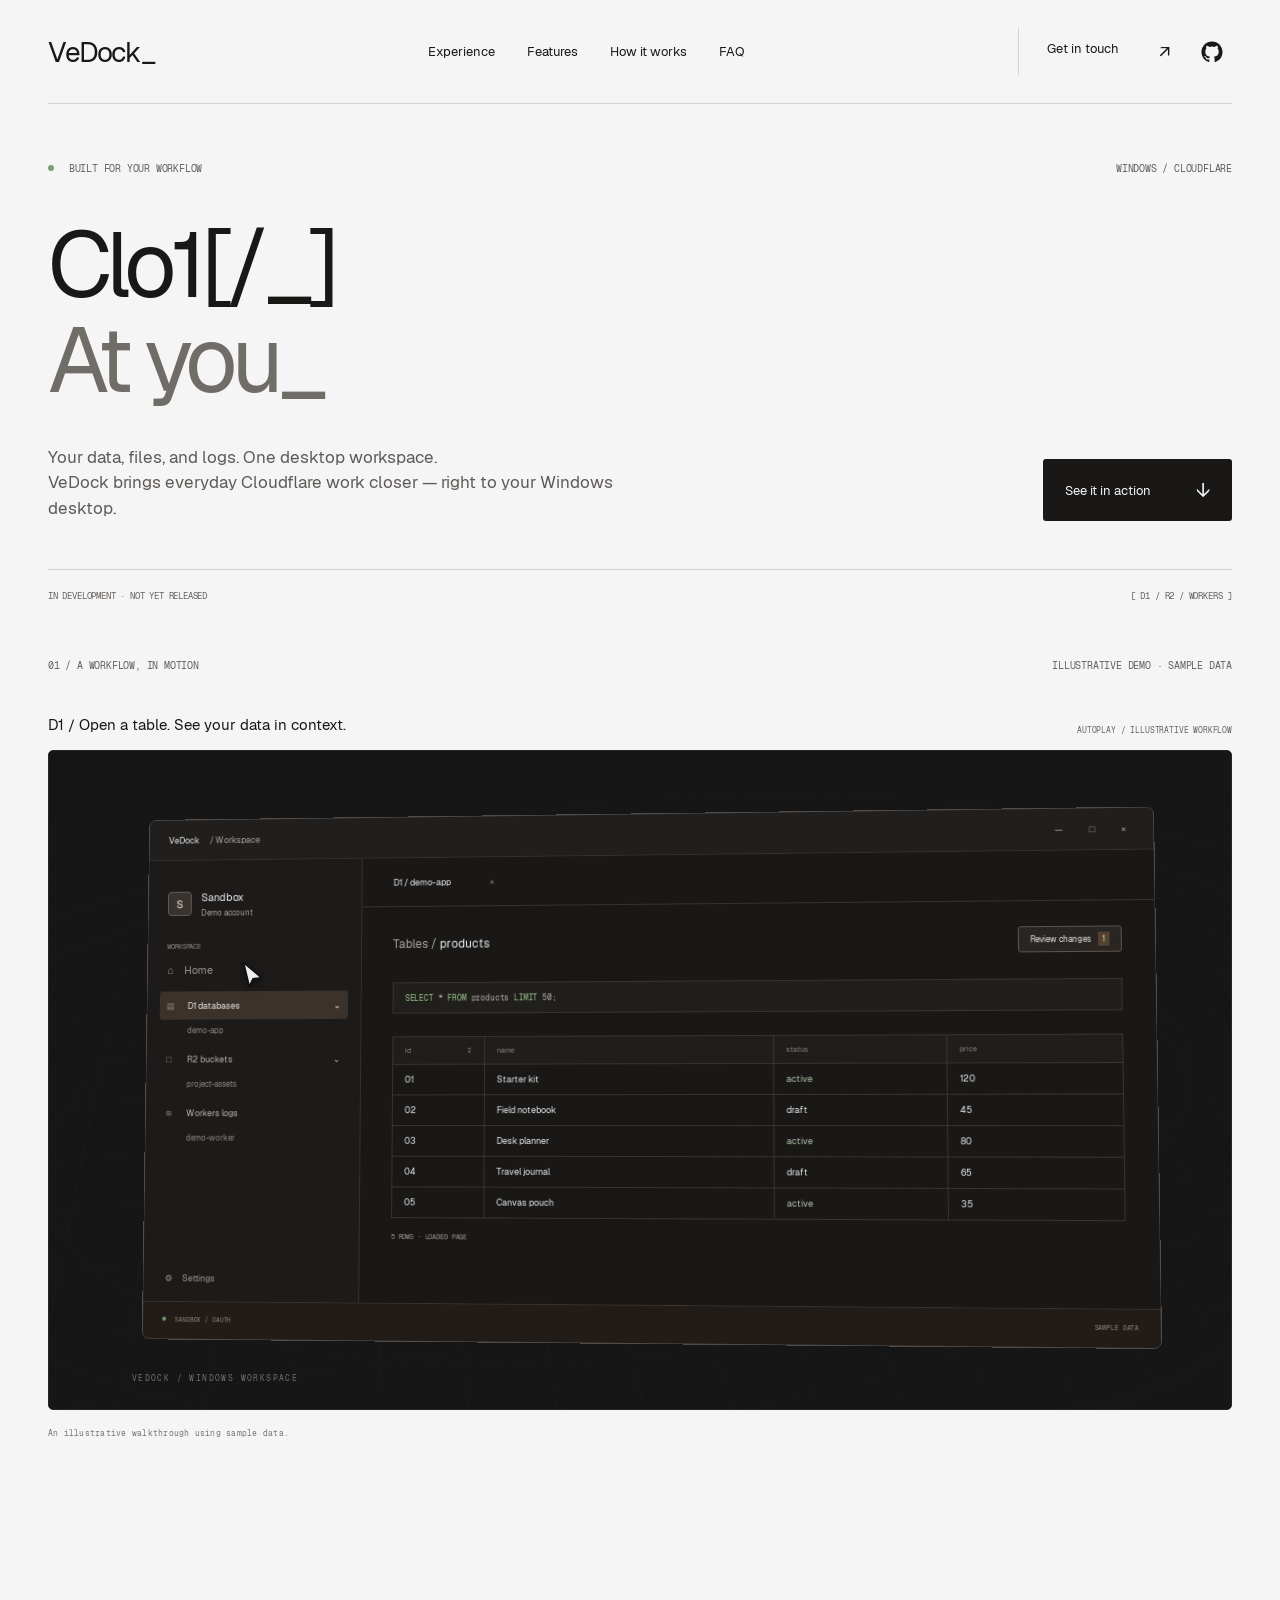
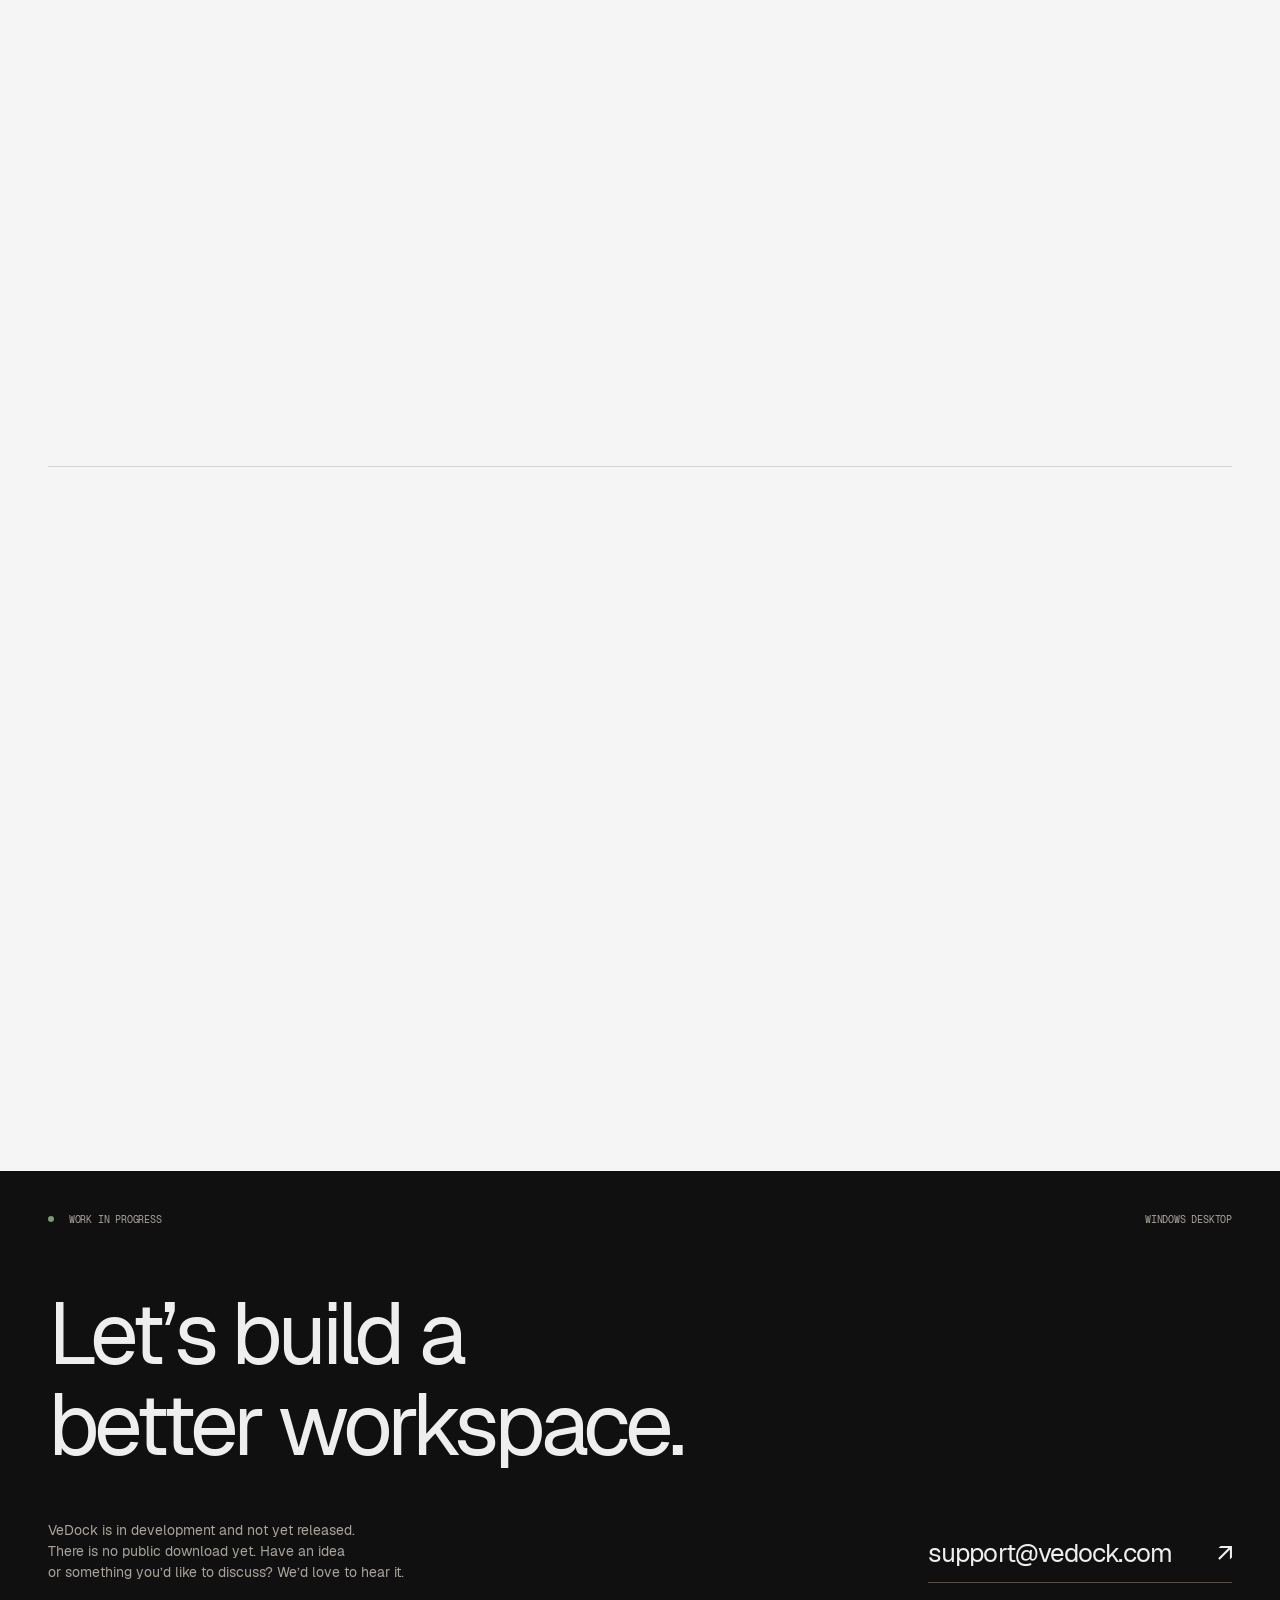
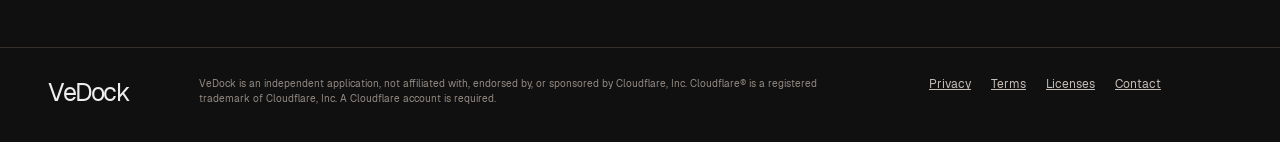
<file: site/index.html>
<!doctype html>
<html lang="en">
<head>
  <meta charset="utf-8">
  <meta name="viewport" content="width=device-width, initial-scale=1">
  <meta name="description" content="VeDock brings Cloudflare D1, R2, and Workers logs into one Windows desktop workspace. In development. Not yet released.">
  <meta name="theme-color" content="#f5f5f5">
  <link rel="icon" href="/favicon.ico" sizes="any">
  <link rel="icon" href="/favicon.svg" type="image/svg+xml">
  <link rel="apple-touch-icon" href="/apple-touch-icon.png">
  <link rel="manifest" href="/site.webmanifest">
  <link rel="canonical" href="https://vedock.com/">
  <meta property="og:type" content="website">
  <meta property="og:site_name" content="VeDock">
  <meta property="og:locale" content="en_US">
  <meta property="og:title" content="VeDock — Cloudflare. At your fingertips.">
  <meta property="og:description" content="Your data, files, and logs. One Windows desktop workspace. In development. Not yet released.">
  <meta property="og:url" content="https://vedock.com/">
  <meta property="og:image" content="https://vedock.com/social-preview.png">
  <meta property="og:image:width" content="1200">
  <meta property="og:image:height" content="630">
  <meta property="og:image:alt" content="VeDock. Cloudflare at your fingertips. D1, R2 and Workers logs in one Windows workspace. In development.">
  <meta name="twitter:card" content="summary_large_image">
  <meta name="twitter:title" content="VeDock — Cloudflare. At your fingertips.">
  <meta name="twitter:description" content="Your data, files, and logs. One Windows desktop workspace. In development. Not yet released.">
  <meta name="twitter:image" content="https://vedock.com/social-preview.png">
  <meta name="twitter:image:alt" content="VeDock — a Windows workspace for D1, R2 and Workers logs. In development.">
  <meta name="color-scheme" content="light">
  <title>VeDock — Cloudflare. At your fingertips.</title>
  <link rel="preload" href="fonts/Geist-Regular.woff2" as="font" type="font/woff2" crossorigin>
  <link rel="stylesheet" href="styles.css?v=2a3f79f2183e">
  <script type="module" src="app.js"></script>
</head>
<body>
  <a class="skip-link" href="#main-content">Skip to main content</a>
  <header class="header wrap" id="top">
    <a href="#top" class="wordmark" aria-label="VeDock — back to top">VeDock<span class="wordmark-dot" aria-hidden="true">_</span></a>
    <nav aria-label="Main navigation"><a href="#experience">Experience</a><a href="#features">Features</a><a href="#how-it-works">How it works</a><a href="#faq">FAQ</a></nav>
    <div class="header-actions">
      <a href="mailto:support@vedock.com" class="nav-contact">Get in touch <span aria-hidden="true">↗</span></a>
      <a class="github-link" href="https://github.com/ampaee8-alt/vedock-public" aria-label="VeDock on GitHub" title="VeDock on GitHub" target="_blank" rel="noopener noreferrer"><svg viewBox="0 0 24 24" width="22" height="22" fill="currentColor" aria-hidden="true" focusable="false"><path d="M12 .5C5.65.5.5 5.65.5 12c0 5.08 3.29 9.39 7.86 10.91.57.11.78-.25.78-.55v-2.14c-3.2.7-3.88-1.36-3.88-1.36-.52-1.33-1.28-1.68-1.28-1.68-1.05-.72.08-.7.08-.7 1.16.08 1.77 1.19 1.77 1.19 1.03 1.77 2.7 1.26 3.36.96.1-.75.4-1.26.73-1.55-2.55-.29-5.24-1.28-5.24-5.69 0-1.26.45-2.28 1.18-3.09-.12-.29-.51-1.46.11-3.04 0 0 .96-.31 3.16 1.18a10.97 10.97 0 0 1 5.75 0c2.2-1.49 3.16-1.18 3.16-1.18.62 1.58.23 2.75.11 3.04.73.81 1.18 1.83 1.18 3.09 0 4.42-2.69 5.39-5.26 5.68.41.36.78 1.06.78 2.14v3.15c0 .3.21.67.79.55A11.5 11.5 0 0 0 23.5 12C23.5 5.65 18.35.5 12 .5Z"/></svg></a>
    </div>
  </header>
  <main id="main-content">
    <section class="hero wrap" aria-labelledby="hero-title">
      <div class="hero-kicker mono"><span><i class="signal" aria-hidden="true"></i> BUILT FOR YOUR WORKFLOW</span><span>WINDOWS / CLOUDFLARE</span></div>
      <h1 id="hero-title"><span data-scramble>Cloudflare.</span><br><span class="hero-second" data-scramble>At your fingertips.</span></h1>
      <div class="hero-bottom"><p>Your data, files, and logs. One desktop workspace.<br>VeDock brings everyday Cloudflare work closer — right to your Windows desktop.</p><a class="button dark" href="#experience">See it in action <span aria-hidden="true">↓</span></a></div>
      <div class="hero-meta mono"><span>IN DEVELOPMENT · NOT YET RELEASED</span><span aria-hidden="true">[ D1 / R2 / WORKERS ]</span></div>
    </section>
    <section id="experience" class="demo-section wrap reveal" aria-labelledby="demo-title">
      <div class="section-top mono"><h2 id="demo-title">01 / A WORKFLOW, IN MOTION</h2><span>ILLUSTRATIVE DEMO · SAMPLE DATA</span></div>
      <div class="cinematic-heading"><p class="demo-caption">D1 / Review your changes before committing.</p><span class="mono">AUTOPLAY / ILLUSTRATIVE WORKFLOW</span></div>
      <figure aria-label="Illustrative VeDock workflow with sample data" class="demo" data-phase="d1-review" data-chapter="d1">
        <div class="demo-viewport">
          <div class="desktop-grid" aria-hidden="true"></div>
          <div class="launch-screen" aria-hidden="true"><div class="launch-icon">V</div><span>VeDock</span><div class="launch-hint mono">YOUR WORKSPACE, READY.</div></div>
          <div class="app-window" aria-hidden="true">
            <div class="window-title"><span>VeDock <span class="dim">/ Workspace</span></span><span class="window-controls">— &nbsp; □ &nbsp; ×</span></div>
            <div class="app-body">
              <aside class="app-sidebar"><div class="account"><span class="account-avatar">S</span><div>Sandbox<span class="dim">Demo account</span></div></div><div class="sidebar-label mono">WORKSPACE</div><div class="side-home">⌂ <span>Home</span></div><div class="side-item side-d1"><span class="side-icon">▤</span> D1 databases <span class="side-caret">⌄</span></div><div class="side-child">demo-app</div><div class="side-item side-r2"><span class="side-icon">□</span> R2 buckets <span class="side-caret">⌄</span></div><div class="side-child">project-assets</div><div class="side-item side-logs"><span class="side-icon">≋</span> Workers logs</div><div class="side-child">demo-worker</div><div class="sidebar-bottom"><span>⚙</span> Settings </div></aside>
              <div class="app-content">
                <section class="scene scene-d1"><div class="app-tab">D1 / demo-app <span>×</span></div><div class="app-toolbar"><div><span class="dim">Tables /</span> products</div><span class="mini-button review-button">Review changes <b class="pending-number">1</b></span></div><div class="query-bar mono"><span>SELECT</span> * <span>FROM</span> products <span>LIMIT</span> 50;</div><table class="data-table"><thead><tr><th>id <span>↧</span></th><th>name</th><th>status</th><th>price</th></tr></thead><tbody><tr><td>01</td><td>Starter kit</td><td><span class="table-tag">active</span></td><td>120</td></tr><tr class="edit-row"><td>02</td><td>Field notebook</td><td class="edited-cell"><span class="old-value">draft</span><span class="new-value">active<span class="caret"></span></span></td><td>45</td></tr><tr><td>03</td><td>Desk planner</td><td><span class="table-tag">active</span></td><td>80</td></tr><tr><td>04</td><td>Travel journal</td><td>draft</td><td>65</td></tr><tr><td>05</td><td>Canvas pouch</td><td><span class="table-tag">active</span></td><td>35</td></tr></tbody></table><div class="table-footer mono"><span>5 ROWS · LOADED PAGE</span><span class="pending-label">1 pending change</span></div><div class="review-panel"><div class="review-top mono">REVIEW CHANGES <span>01</span></div><h3>Review before you write.</h3><p class="dim">products · id = 02</p><div class="diff-row"><span>status</span><del>draft</del><span class="change-arrow">→</span><ins>active</ins></div><div class="sql-preview mono">UPDATE products<br>SET status = 'active'<br>WHERE id = 02<br><span>AND status = 'draft';</span></div><div class="review-actions"><span>Cancel</span><span class="mini-button light commit-button">Commit 1 change ↗</span></div></div><div class="demo-toast"><span>✓</span> Change applied <small>Original values checked.</small></div></section>
                <section class="scene scene-r2"><div class="app-tab">R2 / project-assets <span>×</span></div><div class="app-toolbar"><div><span class="dim">project-assets /</span> images</div><span class="mini-button">Upload files ↑</span></div><div class="r2-path mono">BUCKET / IMAGES /</div><div class="drop-zone"><span class="drop-symbol">↥</span><h3>Drop your files here.</h3><p class="dim">Review your files. Resolve name collisions.</p><span class="drag-file mono">▧ &nbsp; cover.webp</span></div><div class="upload-card"><div class="upload-heading"><span>Uploading files</span><span class="upload-percent mono">0%</span></div><div class="upload-track"><span></span></div><div class="upload-file"><span>▧</span><div>cover.webp<small>images/cover.webp</small></div><span class="file-status">Uploading</span></div><div class="upload-file"><span>▧</span><div>readme.txt<small>images/readme.txt</small></div><span class="green">✓</span></div><div class="upload-foot mono">JOBS / R2 UPLOAD<span>2 FILES</span></div></div><div class="demo-toast"><span>✓</span> Upload complete <small>Saved in your job history.</small></div></section>
                <section class="scene scene-logs"><div class="app-tab">Workers / demo-worker <span>×</span></div><div class="app-toolbar"><div>Live logs <span class="live-indicator"><i></i> Live</span></div><span class="mini-button">Pause display Ⅱ</span></div><div class="log-filters mono"><span>METHOD: GET ⌄</span><span>OUTCOME: ANY ⌄</span><span>APPLY ↵</span></div><div class="log-column mono"><span>TIME</span><span>EVENT</span><span>STATUS</span></div><div class="log-lines mono"><div><time>10:24:01</time><span>GET /api/products</span><b>200</b></div><div><time>10:24:02</time><span>info <em>Request received</em></span><b>ok</b></div><div><time>10:24:03</time><span>GET /api/products/02</span><b>200</b></div><div><time>10:24:03</time><span>info <em>Cache hit</em></span><b>ok</b></div><div><time>10:24:04</time><span>GET /health</span><b>200</b></div><div><time>10:24:05</time><span>info <em>Response sent</em></span><b>ok</b></div><div><time>10:24:06</time><span>GET /api/products</span><b>200</b></div></div><div class="log-waiting mono">CONNECTING TO LIVE TAIL<span>_</span></div><div class="table-footer mono"><span>REAL-TIME STREAM</span><span>DEMO DATA</span></div></section>
              </div>
            </div>
            <div class="window-status mono"><span><i class="signal"></i> SANDBOX / OAUTH</span><span>SAMPLE DATA</span></div>
          </div>
          <div class="demo-cursor" aria-hidden="true"><svg viewBox="0 0 24 30" fill="none"><path d="M2 2L21 18L12 19L8 27L2 2Z" fill="#eee" stroke="#101010" stroke-width="1.5"/></svg><span></span></div>
          <div class="stage-label mono" aria-hidden="true">VEDOCK / WINDOWS WORKSPACE</div>
        </div>
      </figure>
      <p class="demo-disclosure mono">An illustrative walkthrough using sample data.</p>
    </section>
    <section class="features wrap" id="features" aria-labelledby="features-title">
      <div class="section-top mono reveal"><span>02 / THE EVERYDAY ESSENTIALS</span><span>LESS FRICTION. MORE CONTEXT.</span></div>
      <div class="section-heading reveal"><h2 id="features-title" data-scramble>Stay in<br>your flow.</h2><p>A familiar place for the work you do every day. From a single database row to the last file in your bucket.</p></div>
      <div class="feature-grid">
        <article class="feature reveal"><div class="feature-art art-d1" aria-hidden="true"><div class="floating-table"><div class="mini-table-label mono">PRODUCTS / CHANGES</div><div><span>id</span><span>status</span></div><div><span>02</span><span><del>draft</del> <b>active</b></span></div><div class="table-confirm mono">✓ REVIEW BEFORE COMMIT</div></div></div><div class="feature-copy"><span class="mono feature-id">01 / D1 DATABASES</span><h3>Clear data.<br>Deliberate changes.</h3><p>Browse tables, run SQL, and review edits before committing. Check original values to catch conflicts.</p><a href="#database">Explore the D1 workflow <span aria-hidden="true">↗</span></a></div></article>
        <article class="feature reveal"><div class="feature-art art-r2" aria-hidden="true"><div class="folder-shape"></div><div class="floating-file mono"><span>▧</span> cover.webp <i>✓</i></div><div class="folder-caption mono">PROJECT-ASSETS / IMAGES</div></div><div class="feature-copy"><span class="mono feature-id">02 / R2 STORAGE</span><h3>From your desktop.<br>To the right bucket.</h3><p>Browse, upload, and download. Resolve collisions before overwriting. Check lock rules and Data Catalog before deleting.</p><a href="#storage">Explore the R2 workflow <span aria-hidden="true">↗</span></a></div></article>
        <article class="feature reveal"><div class="feature-art art-logs" aria-hidden="true"><div class="mini-terminal mono"><div><i class="signal"></i> LIVE / DEMO-WORKER</div><p><span>200</span> GET /api/products</p><p><span>info</span> Request received</p><p><span>200</span> GET /health</p><p class="terminal-caret">_</p></div></div><div class="feature-copy"><span class="mono feature-id">03 / WORKERS LOGS</span><h3>Every event.<br>In context.</h3><p>Follow live logs or query a Worker’s history. Carry a selected value into D1 to keep investigating.</p><a href="#workers">Follow the event stream <span aria-hidden="true">↗</span></a></div></article>
      </div>
    </section>
    <section class="deep-dive wrap" id="database" aria-labelledby="database-title">
      <div class="section-top mono reveal"><span>03 / A CLOSER LOOK AT D1</span><span>FROM A ROW TO A REASONED CHANGE</span></div>
      <div class="editorial-split">
        <div class="editorial-copy reveal"><span class="section-symbol" aria-hidden="true">[D1]</span><h2 id="database-title" data-scramble>Make the edit.<br>Keep the context.</h2><p>Sometimes the work is one cell. Sometimes it’s a query. Move between both without losing sight of the database you’re working in.</p><div class="editorial-points"><div><span class="mono">01</span><p><strong>Explore first.</strong> Browse tables and views, find a value on the loaded page, or write the SQL you need.</p></div><div><span class="mono">02</span><p><strong>Review the difference.</strong> Stage table edits and see what will change before committing.</p></div><div><span class="mono">03</span><p><strong>Keep useful work.</strong> Revisit query history or export a result as CSV.</p></div></div></div>
        <div class="database-visual motion-scene reveal" data-depth aria-hidden="true">
          <div class="detail-window depth-layer"><div class="detail-chrome mono"><span>D1 / SANDBOX / PRODUCTS</span><span>↗</span></div><div class="database-tabs"><span>Data</span><span>SQL console</span><span>History</span></div><div class="detail-table"><div><span>id</span><span>name</span><span>status</span></div><div><span>01</span><span>Starter kit</span><span>active</span></div><div class="detail-edited"><span>02</span><span>Field notebook</span><span class="changing-value"><span>draft</span><span>active</span></span></div><div><span>03</span><span>Desk planner</span><span>active</span></div></div><div class="detail-status mono"><span class="status-cycle"><span>01 / CHANGE STAGED</span><span>02 / REVIEW ORIGINAL VALUE</span><span>03 / CHANGE APPLIED</span></span><span class="little-dot"></span></div></div>
          <div class="diff-float"><div class="mono">ONE CELL. ONE CLEAR CHANGE.</div><p>status <del>draft</del><span>→</span><ins>active</ins></p><div class="diff-rule"></div><small>Original value checked before writing.</small></div>
          <div class="code-slab mono"><span class="code-line">UPDATE products</span><span class="code-line">SET status = <i>'active'</i></span><span class="code-line">WHERE id = <i>02</i></span><span class="code-line code-condition">AND status = <i>'draft'</i>;</span></div>
          <span class="visual-note mono">ILLUSTRATIVE DATA / STAGED → REVIEWED → APPLIED</span>
        </div>
      </div>
    </section>
    <section class="storage-section" id="storage" aria-labelledby="storage-title"><div class="wrap">
      <div class="section-top mono reveal"><span>04 / OBJECTS, ORGANIZED</span><span>R2 STORAGE</span></div>
      <div class="storage-heading reveal"><h2 id="storage-title" data-scramble>A place for every file.<br>A path for every task.</h2><p>Move files from your desktop to a bucket. Keep the destination clear and the progress visible, from the first upload to the final result.</p></div>
      <div class="storage-workbench motion-scene reveal" data-depth aria-hidden="true">
        <div class="storage-tree"><div class="mono">PROJECT-ASSETS</div><p>▱ &nbsp; images</p><p class="tree-active">&nbsp; └ &nbsp; campaign</p><p>▱ &nbsp; documents</p><p>▱ &nbsp; exports</p><div class="tree-destination mono">DESTINATION<br><span>images/campaign/</span></div></div>
        <div class="object-board depth-layer"><div class="object-heading mono"><span>IMAGES / CAMPAIGN</span><span>OBJECTS</span></div><div class="object-item"><span class="file-glyph">▧</span><div>cover.webp<small>Image / ready to upload</small></div><span class="object-check">✓</span></div><div class="object-item"><span class="file-glyph">▧</span><div>detail.webp<small>Image / uploading</small></div><div class="object-meter"><i></i></div></div><div class="object-item"><span class="file-glyph">≡</span><div>notes.txt<small>Text / queued</small></div><span class="dim">···</span></div></div>
        <div class="upload-ticket"><span class="mono">DESKTOP → R2</span><div class="ticket-files"><span>▧</span><span>▧</span><span>≡</span></div><div class="ticket-line"><i></i></div><p>Every upload has a destination.</p></div>
        <span class="storage-orbit orbit-one"></span><span class="storage-orbit orbit-two"></span>
      </div>
      <div class="storage-capabilities"><article class="reveal"><span class="mono">MOVE</span><h3>Upload. Download. Continue.</h3><p>Drop files into the workspace, follow their progress, and find the result in Jobs.</p></article><article class="reveal"><span class="mono">RESOLVE</span><h3>A name collision is a choice.</h3><p>Keep the existing object or explicitly approve an overwrite. The decision stays with you.</p></article><article class="reveal"><span class="mono">CHECK</span><h3>Deletion starts with a plan.</h3><p>Fix the scope, check lock rules and Data Catalog, then confirm the number of objects to delete.</p></article></div>
      <div class="preflight-line reveal"><span class="mono">BEFORE DELETE</span><span>Scope</span><i>→</i><span>Scan</span><i>→</i><span>Preflight</span><i>→</i><span>Confirm</span><i>→</i><span>Report</span></div>
    </div></section>
    <section class="workers-section wrap" id="workers" aria-labelledby="workers-title">
      <div class="section-top mono reveal"><span>05 / FOLLOW THE THREAD</span><span>WORKERS OBSERVABILITY</span></div>
      <div class="section-heading reveal"><h2 id="workers-title" data-scramble>See it happen.<br>Find it again.</h2><p>Stay with a live request or look back at a specific moment. Two perspectives on the same Worker.</p></div>
      <div class="observability-grid">
        <article class="live-panel motion-scene reveal"><div class="observability-copy"><span class="mono"><i class="signal"></i> LIVE</span><h3>The present, as it arrives.</h3><p>Follow requests and console output. Filter the stream or pause the display while you inspect an event.</p></div><div class="event-stream mono" aria-hidden="true"><div class="event-stream-header"><span>DEMO-WORKER</span><span>CONNECTED</span></div><p><time>10:24:01</time><span>GET /api/products</span><b>200</b></p><p><time>10:24:02</time><span>info · Request received</span><b>ok</b></p><p><time>10:24:03</time><span>GET /api/products/02</span><b>200</b></p><p><time>10:24:04</time><span>info · Cache hit</span><b>ok</b></p><p><time>10:24:05</time><span>GET /health</span><b>200</b></p><div class="stream-bottom">LISTENING<span class="stream-caret">_</span></div></div></article>
        <article class="history-panel reveal"><div class="observability-copy"><span class="mono">HISTORY</span><h3>The moment that matters.</h3><p>Choose a time range, add a search, and query one Worker. Pick up the investigation from a returned event.</p></div><div class="history-illustration" aria-hidden="true"><div class="history-query mono"><span>demo-worker</span><span>LAST HOUR ⌄</span></div><div class="history-search">⌕ &nbsp; products <span>Run query ↗</span></div><div class="time-landscape"><i></i><i></i><i></i><i></i><i></i><i></i><i></i><i></i><i></i><i></i><i></i><i></i><i></i><i></i><i></i><i></i><i></i><i></i><i></i><i></i><div class="time-selection"></div></div><div class="history-result"><span class="mono">10:24:03 / GET</span><p>/api/products/<mark>02</mark></p><span class="handoff-chip mono">SELECT VALUE → FIND IN D1 ↗</span></div></div></article>
      </div>
      <p class="section-footnote reveal">History availability depends on your Cloudflare permissions and retention. VeDock keeps viewed log events in memory, not in a local log archive.</p>
    </section>
    <section class="workspace-section" id="workspaces" aria-labelledby="workspace-title"><div class="wrap workspace-layout">
      <div class="workspace-stack motion-scene reveal" data-depth aria-hidden="true"><div class="workspace-card card-back"><div class="workspace-card-top mono"><span>STAGING</span><span>03</span></div><p>Ready when you are.</p><div class="workspace-lines"><i></i><i></i><i></i></div></div><div class="workspace-card card-mid"><div class="workspace-card-top mono"><span>CLIENT SANDBOX</span><span>02</span></div><p>Another project.<br>The same clarity.</p><div class="workspace-lines"><i></i><i></i><i></i></div></div><div class="workspace-card card-front"><div class="workspace-card-top mono"><span><i class="signal"></i> PERSONAL</span><span>01</span></div><div class="workspace-title">Your workspace.</div><div class="workspace-resource"><span>▤ &nbsp; D1 databases</span><span>↗</span></div><div class="workspace-resource"><span>□ &nbsp; R2 buckets</span><span>↗</span></div><div class="workspace-resource"><span>≋ &nbsp; Workers logs</span><span>↗</span></div><div class="workspace-account mono">ACCOUNT CONTEXT / ALWAYS IN VIEW</div></div><span class="stack-axis axis-one"></span><span class="stack-axis axis-two"></span></div>
      <div class="workspace-copy reveal"><span class="mono">06 / ROOM FOR YOUR PROJECTS</span><h2 id="workspace-title" data-scramble>Change accounts.<br>Not your rhythm.</h2><p>Keep account context visible as you move between databases, buckets, and Workers. Open the work you need without blending one project into another.</p><div class="workspace-note"><span class="mono">ONE APP. DISTINCT CONTEXTS.</span><p>Your chosen account stays attached to the workspace and its actions.</p></div></div>
    </div></section>
    <section class="principles wrap" id="how-it-works" aria-labelledby="principles-title">
      <div class="section-top mono reveal"><span>07 / DESIGNED TO KEEP YOU IN CONTROL</span><span>LOCAL FIRST.</span></div>
      <div class="principles-layout"><h2 class="reveal" id="principles-title" data-scramble>Your machine.<br>Your permissions.</h2><div class="principle-list"><article class="reveal"><span class="mono">[01]</span><div><h3>Sign in with OAuth.</h3><p>Choose the modules and access levels you need. No API tokens to paste into VeDock.</p></div></article><article class="reveal"><span class="mono">[02]</span><div><h3>Know the account. Know the action.</h3><p>Each workspace stays tied to its account. Review changes before they happen, and reconcile uncertain outcomes before trying again.</p></div></article><article class="reveal"><span class="mono">[03]</span><div><h3>Stored locally. Connected directly.</h3><p>Credentials, cache, and job history stay on your machine. VeDock connects directly to Cloudflare’s APIs, without a VeDock server in between.</p></div></article></div></div>

      <div class="local-architecture motion-scene reveal" aria-label="Credentials, cache and job history stay on your Windows device. VeDock connects directly to Cloudflare APIs.">
        <div class="device-boundary"><div class="mono device-label">YOUR WINDOWS DEVICE</div><div class="device-app">VeDock<span class="mono">LOCAL WORKSPACE</span></div><div class="local-stores"><span>Credentials</span><span>Cache</span><span>Job history</span></div></div><div class="connection-path" aria-hidden="true"><span class="connection-pulse"></span><span class="mono">DIRECT API CONNECTION</span></div><div class="cloud-boundary"><span class="mono">YOUR ACCOUNT</span><p>Cloudflare</p><div>D1 · R2 · Workers</div></div>
      </div>
      <div class="jobs-rail reveal"><div><span class="mono">WHEN THE NETWORK GETS IN THE WAY</span><h3>Uncertain is a state.<br>Not a reason to repeat a write.</h3></div><p>Interrupted work needs context. Jobs records progress; uncertain outcomes are reconciled before another write is attempted. You stay involved when a decision is needed.</p></div>
    </section>
    <section class="faq-section wrap" id="faq" aria-labelledby="faq-title">
      <div class="faq-intro reveal"><span class="mono">08 / GOOD QUESTIONS</span><h2 id="faq-title" data-scramble>A little more<br>context.</h2><p>Something else on your mind?<br><a href="mailto:support@vedock.com">Talk to us ↗</a></p></div>
      <div class="faq-list reveal">
        <details><summary>What is VeDock?<span aria-hidden="true">+</span></summary><p>VeDock is a Windows desktop workspace for Cloudflare D1 databases, R2 storage, and Workers logs. It brings common development and maintenance tasks into one app.</p></details>
        <details><summary>Can I download it today?<span aria-hidden="true">+</span></summary><p>Not yet. VeDock is in development and has not been publicly released. The walkthroughs on this page illustrate the product with sample data.</p></details>
        <details><summary>Which operating systems is it for?<span aria-hidden="true">+</span></summary><p>VeDock is being built for Windows 10 and Windows 11 on x64. It is a desktop application, not a browser extension.</p></details>
        <details><summary>Do I need a Cloudflare account?<span aria-hidden="true">+</span></summary><p>Yes. VeDock works with resources in your own Cloudflare account. Cloudflare’s service availability, permissions, retention, and usage rules still apply.</p></details>
        <details><summary>How do I connect my account?<span aria-hidden="true">+</span></summary><p>You sign in through Cloudflare OAuth and choose the modules and access levels you need. You do not paste an API token into VeDock.</p></details>
        <details><summary>Where does VeDock store my information?<span aria-hidden="true">+</span></summary><p>Credentials, cache, query history, and job records are stored locally on your device. API requests go directly to Cloudflare. Viewed log events stay in memory; VeDock does not create a local log archive.</p></details>
        <details><summary>What happens before a change is written?<span aria-hidden="true">+</span></summary><p>Table edits are staged for review. R2 overwrites require an explicit choice, and deletion goes through scope, scan, preflight, and confirmation. An uncertain result is reconciled before retrying the write.</p></details>
        <details><summary>Does History use the same access as Live logs?<span aria-hidden="true">+</span></summary><p>No. History needs the separate Workers Observability permission that Cloudflare calls Write, even though the feature is used to view logs. Live logs uses its own permission. You choose what to authorize.</p></details>
      </div>
    </section>
    <section class="contact" id="contact" aria-labelledby="contact-title"><div class="wrap"><div class="section-top mono"><span><i class="signal"></i> WORK IN PROGRESS</span><span>WINDOWS DESKTOP</span></div><h2 id="contact-title" data-scramble>Let’s build a<br>better workspace.</h2><div class="contact-bottom"><p>VeDock is in development and not yet released.<br>There is no public download yet. Have an idea<br>or something you’d like to discuss? We’d love to hear it.</p><a href="mailto:support@vedock.com">support@vedock.com <span aria-hidden="true">↗</span></a></div></div></section>
  </main>
  <footer class="footer wrap"><a href="/" class="wordmark">VeDock</a><p>VeDock is an independent application, not affiliated with, endorsed by, or sponsored by Cloudflare, Inc. Cloudflare® is a registered trademark of Cloudflare, Inc. A Cloudflare account is required.</p><nav class="legal-links" aria-label="Legal"><a href="/privacy">Privacy</a><a href="/terms">Terms</a><a href="/licenses">Licenses</a><a href="mailto:support@vedock.com">Contact</a></nav></footer>
</body>
</html>
</file>
<file: site/styles.css>
@font-face{font-family:Geist;src:url('fonts/Geist-Regular.woff2') format('woff2');font-weight:400;font-style:normal;font-display:swap}
@font-face{font-family:'Geist Mono';src:url('fonts/GeistMono-Regular.woff2') format('woff2');font-weight:400;font-style:normal;font-display:swap}
:root{--paper:#f5f5f5;--ink:#191817;--muted:#65605d;--line:#d5d2ce;--dark:#101010;--green:#a0ca92;--dim:#aaa5a1;--mono:'Geist Mono',Consolas,monospace;font-family:Geist,Arial,sans-serif;background:var(--paper);color:var(--ink);font-synthesis:none}
*{box-sizing:border-box}html{scroll-behavior:smooth}body{margin:0}a{color:inherit}button{font:inherit;cursor:pointer}button,a{-webkit-tap-highlight-color:transparent}a:focus-visible,button:focus-visible{outline:2px solid currentColor;outline-offset:6px}h1,h2,h3,p,figure{margin:0}h1,h2,h3{font-weight:400}p{line-height:1.5}button{border-radius:3px}button:disabled{cursor:default}[hidden]{display:none!important}.mono{font-family:var(--mono);font-size:11px;font-weight:400;letter-spacing:-.02em}.wrap{width:min(1280px,calc(100% - 96px));margin-inline:auto}section{scroll-margin-top:35px}.skip-link{position:fixed;top:12px;left:12px;padding:14px;background:var(--ink);color:white;z-index:50;transform:translateY(-180%)}.skip-link:focus{transform:none}.header{height:104px;display:flex;align-items:center;gap:50px;border-bottom:1px solid var(--line)}.wordmark{font-size:28px;letter-spacing:-1.5px;text-decoration:none}.wordmark-dot{margin-left:1px}.header nav{display:flex;gap:32px;margin-left:auto}.header nav a,.nav-contact{font-size:13px;text-decoration:none;padding:12px 0}.header nav a:hover{text-decoration:underline;text-underline-offset:5px}.nav-contact{display:flex;gap:40px;border-left:1px solid var(--line);padding-left:28px}.nav-contact span{font-size:18px}.hero{padding-top:58px}.hero-kicker,.hero-meta{display:flex;justify-content:space-between;gap:20px;color:var(--muted)}.signal{display:inline-block;width:6px;height:6px;background:#7c9c72;border-radius:50%;margin-right:9px;vertical-align:1px}.hero-kicker{font-size:10px}.hero h1{font-size:clamp(64px,7.2vw,104px);line-height:1.03;letter-spacing:-.065em;margin-top:42px;font-weight:400}.hero-second{color:#706c68}.hero-bottom{display:flex;align-items:flex-end;justify-content:space-between;gap:48px;margin-top:38px}.hero-bottom p{font-size:17px;color:#5e5a57;max-width:570px}.button{display:inline-flex;align-items:center;justify-content:space-between;gap:45px;padding:18px 22px;min-height:54px;border-radius:3px;text-decoration:none;font-size:13px;white-space:nowrap;transition:background .2s}.button.dark{background:var(--ink);color:#f5f5f5}.button:hover{background:#3d3a39}.button span{font-size:20px}.hero-meta{margin-top:48px;padding-top:20px;border-top:1px solid var(--line);font-size:9px}.demo-section{padding-top:57px}.section-top{display:flex;align-items:center;justify-content:space-between;gap:24px;color:var(--muted);font-size:10px}.section-top h2{font:inherit}.demo{margin-top:20px;border-radius:5px;background:var(--dark);color:#eee;overflow:hidden;border:1px solid #292725}.demo-viewport{position:relative;aspect-ratio:16/8.9;overflow:hidden;perspective:1200px;isolation:isolate;background:#151515}.desktop-grid{position:absolute;inset:-20%;background-image:linear-gradient(#ffffff05 1px,transparent 1px),linear-gradient(90deg,#ffffff05 1px,transparent 1px);background-size:52px 52px;transform:rotateX(45deg) rotateZ(-10deg) scale(1.3);transform-origin:center;opacity:.7}.desktop-grid:after{content:'';position:absolute;inset:0;background:radial-gradient(ellipse,transparent 25%,#151515 73%)}.launch-screen{display:none;position:absolute;inset:0;align-items:center;justify-content:center;flex-direction:column;gap:17px;font-size:14px}.launch-icon{display:grid;place-items:center;width:82px;height:82px;border:1px solid #77706b;background:#eee;color:#191817;border-radius:17px;font-size:48px;transform:rotateY(-18deg) rotateX(10deg);transition:transform 1.2s}.launch-hint{position:absolute;bottom:18%;color:#8f8985;letter-spacing:3px;font-size:9px}.app-window{position:absolute;inset:9% 7% 10%;border:1px solid #514c48;border-radius:8px;background:#1a1918;overflow:hidden;transform-origin:60% 45%;transition:transform 1.7s cubic-bezier(.2,.75,.25,1),opacity .8s;transform:rotateX(2deg) rotateY(-3deg);font-size:clamp(8px,.85vw,12px)}.window-title{height:8%;min-height:25px;display:flex;align-items:center;justify-content:space-between;padding:0 2%;border-bottom:1px solid #35312f;background:#211f1e;font-size:.85em}.window-controls{letter-spacing:5px;color:#b0aaa5}.dim{color:var(--dim)}.window-title .dim{padding-left:9px}.app-body{display:flex;height:85%}.app-sidebar{position:relative;flex:0 0 22%;border-right:1px solid #34312e;padding:3% 2%;background:#1d1b1a}.account{display:flex;align-items:center;gap:10px;font-size:1em;margin-bottom:25px}.account-avatar{width:25px;height:25px;background:#39332f;display:grid;place-items:center;border:1px solid #635b55;border-radius:4px}.account .dim{display:block;font-size:.7em;margin-top:4px}.sidebar-label{color:#918a85;font-size:.65em;margin-bottom:13px}.side-home{display:flex;gap:11px;margin-bottom:15px;color:#9f9792}.side-item{padding:8px 7px;margin-inline:-7px;display:flex;align-items:center;gap:7px;font-size:.87em;border-radius:3px;color:#b8b3b0}.side-icon{width:15px;color:#8e8580}.side-caret{margin-left:auto}.side-child{font-size:.77em;color:#8f8985;padding:6px 0 10px 22px}.sidebar-bottom{position:absolute;bottom:17px;left:10%;right:10%;display:flex;align-items:center;gap:10px;font-size:.8em;color:#9f9792}.sidebar-bottom .dim{margin-left:auto}.app-content{position:relative;flex:1;min-width:0}.scene{display:none;position:absolute;inset:0;background:#191817}.scene-d1{display:block}.app-tab{height:11%;min-height:28px;border-bottom:1px solid #38322f;display:flex;align-items:center;gap:40px;padding-inline:4%;font-size:.82em}.app-tab span{color:#8f8985}.app-toolbar{height:17%;padding:0 4%;display:flex;align-items:center;justify-content:space-between;gap:12px}.app-toolbar>div{font-size:1.1em}.mini-button{font-size:.76em;padding:7px 11px;border:1px solid #5d544e;background:#292522;border-radius:3px;white-space:nowrap}.pending-number{font-weight:400;background:#514231;color:#efd7b5;padding:2px 4px;margin-left:5px}.query-bar{margin:0 4% 3%;padding:10px 12px;background:#211f1c;border:1px solid #38332e;font-size:.76em;color:#b8b3b0}.query-bar span{color:var(--green)}.data-table{width:92%;margin-inline:4%;border-collapse:collapse;font-size:.85em;table-layout:fixed}.data-table th,.data-table td{border:1px solid #38332e;text-align:left;padding:9px 12px;font-weight:400}.data-table th{color:#8f8985;font-size:.8em;background:#201e1c}.data-table th:first-child{width:13%}.data-table th:nth-child(2){width:40%}.data-table th span{float:right}.table-tag{color:#b4c7ac}.new-value{display:none}.table-footer{display:flex;justify-content:space-between;padding:14px 4%;font-size:.62em;color:#9e9792}.pending-label{color:#d7bda0;opacity:0}.review-panel{position:absolute;right:4%;top:20%;width:58%;padding:5%;border:1px solid #69615b;background:#eeece7;color:#242220;border-radius:5px;transform:translateX(115%);opacity:0;transition:transform .85s cubic-bezier(.25,.7,.25,1),opacity .5s}.review-top{display:flex;justify-content:space-between;color:#706a63;font-size:.68em}.review-panel h3{font-size:1.45em;letter-spacing:-.04em;margin-top:18px;margin-bottom:8px}.review-panel p{font-size:.8em;color:#67605a}.diff-row{margin-top:22px;padding:12px 0;border-top:1px solid #c9c2ba;border-bottom:1px solid #c9c2ba;display:flex;gap:12px;font-size:.8em}.diff-row>span:first-child{margin-right:auto}.diff-row del{color:#8b6257}.diff-row ins{color:#44613c;text-decoration:none}.sql-preview{font-size:.71em;line-height:1.65;color:#4a453e;margin-top:18px}.sql-preview span{color:#66855a}.review-actions{margin-top:22px;display:flex;align-items:center;justify-content:space-between;gap:8px;font-size:.82em}.mini-button.light{background:#26221f;color:#eee;border:0}.demo-toast{position:absolute;bottom:9%;right:5%;background:#2b3327;border:1px solid #53604a;padding:12px 19px;border-radius:4px;font-size:.9em;opacity:0;transform:translateY(12px);transition:opacity .6s,transform .6s}.demo-toast>span{color:var(--green);padding-right:10px}.demo-toast small{display:block;font-size:.72em;color:#b1bdaa;margin:5px 0 0 22px}.r2-path{font-size:.66em;color:#89817b;padding:0 4%}.drop-zone{position:absolute;inset:35% 8% 12%;border:1px dashed #6c625b;border-radius:5px;display:flex;flex-direction:column;align-items:center;justify-content:center;background:#24201d;transition:opacity .5s,transform .8s}.drop-symbol{font-size:3em;color:#aca199;margin-bottom:7px}.drop-zone h3{font-size:1.3em;letter-spacing:-.04em}.drop-zone p{font-size:.8em;margin-top:8px}.drag-file{position:absolute;bottom:10%;right:10%;background:#eeece7;color:#28231f;transform:rotate(-8deg);padding:13px 19px;border-radius:4px;font-size:.8em;transition:transform 1.3s,opacity .5s}.upload-card{position:absolute;inset:35% 8% 9%;border:1px solid #514a44;background:#24201e;padding:5%;border-radius:5px;opacity:0;transform:translateY(20px);transition:opacity .6s,transform .8s}.upload-heading{display:flex;justify-content:space-between;align-items:center;font-size:1em}.upload-percent{color:var(--green);font-size:.8em}.upload-track{height:3px;background:#4c433c;margin:20px 0}.upload-track span{display:block;height:100%;width:var(--upload,0%);background:var(--green)}.upload-file{display:flex;align-items:center;gap:14px;padding:12px 0;border-bottom:1px solid #463d37;font-size:.9em}.upload-file>span:first-child{font-size:1.7em;color:#c5bdb7}.upload-file small{display:block;color:#918780;font-size:.71em;margin-top:5px}.upload-file>span:last-child{margin-left:auto;font-size:.75em}.green{color:var(--green)}.upload-foot{display:flex;justify-content:space-between;font-size:.65em;color:#a89c93;margin-top:15px}.log-filters{display:flex;gap:8px;padding:0 4% 4%;font-size:.64em;color:#b8b3b0}.log-filters>span{border:1px solid #4b4540;padding:7px 9px}.log-filters>span:last-child{margin-left:auto}.live-indicator{color:var(--green);font-size:.65em;padding:5px 8px;border:1px solid #43523c;margin-left:8px}.live-indicator i{display:inline-block;width:4px;height:4px;background:var(--green);border-radius:50%;margin-right:4px}.log-column,.log-lines>div{display:grid;grid-template-columns:20% 1fr 12%;gap:5px;padding:10px 4%;font-size:.71em}.log-column{color:#8f8580;border-block:1px solid #3b3430}.log-lines>div{font-size:.76em;border-bottom:1px solid #302b28;opacity:0;transform:translateY(7px);transition:opacity .3s,transform .3s}.log-lines time{color:#958a83}.log-lines b{font-weight:400;color:var(--green)}.log-lines em{font-style:normal;color:#998e86}.log-waiting{position:absolute;top:57%;left:25%;font-size:.75em;color:#b8b3b0}.log-waiting span{color:var(--green);padding-left:6px}.scene-logs .table-footer{position:absolute;bottom:0;width:100%;background:#191817}.window-status{height:7%;min-height:20px;display:flex;align-items:center;justify-content:space-between;padding-inline:2%;border-top:1px solid #3a322d;color:#938980;font-size:.56em;background:#211c18}.window-status .signal{width:4px;height:4px;margin-right:5px}.stage-label{position:absolute;bottom:4%;left:7%;color:#766f6a;letter-spacing:1.4px;font-size:8px}.demo-cursor{display:none;position:absolute;top:46%;left:51%;width:22px;height:28px;z-index:4;pointer-events:none;filter:drop-shadow(0 2px 3px #0009)}.demo-cursor svg{width:100%;height:100%}.demo-cursor>span{position:absolute;inset:-15px;border:1px solid #eee8;border-radius:50%;opacity:0;transform:scale(.3);transition:opacity .2s,transform .3s}.demo-cursor.is-clicking>span{opacity:1;transform:scale(1)}.demo figcaption{display:flex;justify-content:space-between;align-items:center;gap:24px;padding:23px 30px;border-top:1px solid #3c3631;font-size:13px}.demo-time{color:#989089;font-size:10px}.demo-controls{display:flex;align-items:center;position:relative;border-top:1px solid #302a26;padding:13px 25px 20px;gap:24px}.playback{display:flex;gap:6px}.demo-controls button{border:1px solid transparent;background:transparent;color:#9c938b;min-width:38px;min-height:38px}.playback button{border-color:#494039;color:#d8d0c9;font-size:17px}.playback button:hover{background:#342d28}.chapters{display:flex;gap:10px;flex:1}.chapters button{font-family:var(--mono);font-size:10px;padding-inline:12px;white-space:nowrap}.chapters button span{padding-left:7px}.chapters button[aria-current=true]{background:#2b2621;color:#eee;border-color:#4b423b}.timeline-track{position:absolute;bottom:0;left:0;width:100%;height:3px;background:#322b26}.timeline-track span{display:block;height:100%;width:var(--progress,0%);background:#a0ca92}.demo-disclosure{font-size:8px;letter-spacing:.03em;color:#76706b;margin-top:17px;line-height:1.7}
/* Static illustration remains readable without JavaScript. */
.demo[data-chapter=d1] .side-d1,.demo[data-chapter=r2] .side-r2,.demo[data-chapter=logs] .side-logs{color:#eee;background:#3b322b}.demo[data-chapter=r2] .scene,.demo[data-chapter=logs] .scene{display:none}.demo[data-chapter=r2] .scene-r2,.demo[data-chapter=logs] .scene-logs{display:block}.demo[data-phase=d1-edit] .edited-cell,.demo[data-phase=d1-review] .edited-cell,.demo[data-phase=d1-done] .edited-cell{background:#373c2b;border:1px solid #788958;color:#c5d6b1}.demo[data-phase=d1-edit] .old-value,.demo[data-phase=d1-review] .old-value,.demo[data-phase=d1-done] .old-value{display:none}.demo[data-phase=d1-edit] .new-value,.demo[data-phase=d1-review] .new-value,.demo[data-phase=d1-done] .new-value{display:inline}.demo[data-phase=d1-edit] .pending-label,.demo[data-phase=d1-review] .pending-label{opacity:1}.demo[data-phase=d1-review] .review-panel{transform:translateX(0);opacity:1}.demo[data-phase=d1-done] .demo-toast,.demo[data-phase=r2-done] .demo-toast{opacity:1;transform:none}.demo[data-phase=r2-upload] .drop-zone,.demo[data-phase=r2-done] .drop-zone{opacity:0;transform:scale(.95)}.demo[data-phase=r2-upload] .upload-card,.demo[data-phase=r2-done] .upload-card{opacity:1;transform:none}.demo[data-phase=logs-live] .log-waiting{display:none}.demo.enhanced .demo-cursor{display:block}.demo.enhanced[data-phase=launch] .launch-screen,.demo.enhanced[data-phase=launch-open] .launch-screen{display:flex}.demo.enhanced[data-phase=launch] .app-window{transform:translateY(50px) rotateX(15deg) rotateY(-18deg) scale(.72);opacity:0}.demo.enhanced[data-phase=launch-open] .app-window{transform:rotateX(5deg) rotateY(-8deg) scale(.94);opacity:1;transition-duration:.45s,.3s}.demo.enhanced[data-phase=launch-open] .launch-screen{opacity:0;transition:opacity .15s}.demo.enhanced[data-phase=d1-edit] .app-window{transform:translate(-2%,1%) scale(1.075)}.demo.enhanced[data-phase=d1-review] .app-window{transform:translate(-3%,0) scale(1.065)}.demo.enhanced[data-phase=r2-drop] .app-window{transform:rotateY(3deg) rotateX(1deg)}.demo.enhanced[data-phase=logs-live] .app-window{transform:translate(-1%,0) scale(1.025)}.demo[data-playing=false] *{animation-play-state:paused!important}
.features{padding-block:112px 105px}.section-heading{display:flex;justify-content:space-between;gap:80px;align-items:flex-end;margin-top:37px}.section-heading h2,.principles h2{font-size:clamp(42px,4.5vw,65px);line-height:1.06;letter-spacing:-.055em}.section-heading>p{font-size:16px;color:var(--muted);max-width:370px;margin-bottom:4px}.feature-grid{display:grid;grid-template-columns:repeat(3,1fr);gap:28px;margin-top:55px}.feature-art{height:230px;position:relative;background:#eae8e4;overflow:hidden;border:1px solid #dfdcd6;perspective:800px}.feature-copy{padding-top:26px}.feature-id{color:#76706a;font-size:9px}.feature h3{font-size:27px;letter-spacing:-.04em;line-height:1.18;margin-top:19px}.feature-copy p{color:var(--muted);font-size:14px;margin-top:20px;max-width:340px}.feature-copy a{display:flex;justify-content:space-between;align-items:center;font-size:12px;text-decoration:none;padding-block:22px;margin-top:10px;border-bottom:1px solid var(--line)}.feature-copy a:hover{border-color:var(--ink)}.feature-copy a span{font-size:19px}.floating-table{position:absolute;inset:40px 28px 30px;background:#f8f7f4;border:1px solid #b9b3a9;border-radius:4px;transform:rotateY(-14deg) rotateX(13deg) rotateZ(-4deg);transition:transform .7s}.feature:hover .floating-table{transform:rotateY(0) rotateX(0) rotateZ(0)}.mini-table-label{font-size:8px;padding:13px;border-bottom:1px solid #d6d0c8}.floating-table>div:not(.mini-table-label):not(.table-confirm){display:flex;justify-content:space-between;padding:12px 15px;border-bottom:1px solid #ddd6ce;font-family:var(--mono);font-size:10px}.floating-table del{color:#8d7063;margin-right:8px}.floating-table b{font-weight:400;background:#d9e2d0;padding:4px;color:#3d5331}.table-confirm{font-size:7px;color:#51713e;padding:14px}.folder-shape{position:absolute;width:53%;height:110px;background:#d3cec4;border:1px solid #b5ab9a;border-radius:4px;left:25%;top:60px;transform:rotateY(-18deg) rotateZ(5deg)}.folder-shape:before{content:'';position:absolute;left:-1px;top:-17px;width:43%;height:20px;background:#d3cec4;border:1px solid #b5ab9a;border-bottom:0;border-radius:4px 8px 0 0}.folder-shape:after{content:'';position:absolute;inset:15px -7px -1px -10px;border:1px solid #b5ab9a;background:#e5e0d6;border-radius:4px;transform:skew(-8deg)}.floating-file{position:absolute;left:15%;right:15%;top:98px;border:1px solid #c4bdae;padding:20px 17px;background:#f7f5ef;font-size:11px;display:flex;gap:15px;align-items:center;transform:translateZ(30px) rotate(-4deg);transition:transform .7s}.feature:hover .floating-file{transform:translateY(-10px) rotate(0)}.floating-file>span{font-size:20px}.floating-file i{margin-left:auto;font-style:normal;color:#527245}.folder-caption{position:absolute;bottom:20px;left:0;text-align:center;width:100%;font-size:7px;color:#847869}.mini-terminal{position:absolute;inset:36px 24px 27px;background:#22211f;color:#c9c2ba;padding:20px;transform:rotateY(12deg) rotateX(7deg);font-size:9px;border-radius:4px;transition:transform .7s}.feature:hover .mini-terminal{transform:rotateY(0) rotateX(0)}.mini-terminal>div{font-size:8px;margin-bottom:22px}.mini-terminal p{margin-bottom:10px}.mini-terminal p>span{color:#abc397;padding-right:10px}.terminal-caret{color:var(--green)}.principles{padding-block:35px 116px;border-top:1px solid var(--line)}.principles-layout{display:grid;grid-template-columns:1.1fr 1fr;gap:90px;margin-top:55px}.principle-list article{display:flex;gap:28px;padding-bottom:25px}.principle-list article+article{border-top:1px solid var(--line);padding-top:25px}.principle-list article>.mono{font-size:10px;color:#857e78;padding-top:4px}.principle-list h3{font-size:20px;letter-spacing:-.025em}.principle-list p{font-size:14px;color:var(--muted);margin-top:10px}.contact{background:#101010;color:#eee;padding-block:42px 64px}.contact .section-top{color:#aaa39b}.contact h2{font-size:clamp(58px,6.8vw,96px);letter-spacing:-.055em;line-height:1.04;margin-top:63px}.contact-bottom{display:flex;justify-content:space-between;align-items:flex-end;gap:50px;margin-top:50px}.contact-bottom p{font-size:14px;color:#aaa39b}.contact-bottom a{font-size:clamp(19px,2vw,28px);text-decoration:none;letter-spacing:-.035em;border-bottom:1px solid #57504a;padding-bottom:12px;display:flex;gap:45px}.contact-bottom a:hover{border-color:#eee}.footer{width:auto;max-width:none;margin:0;padding:28px max(48px,calc((100vw - 1280px)/2)) 34px;background:#101010;color:#c6beb7;border-top:1px solid #35302b;display:flex;align-items:flex-start;gap:70px}.footer>p{font-size:10px;max-width:660px;color:#948b83}.footer>.mono{margin-left:auto;font-size:9px;white-space:nowrap;text-decoration:none;padding-top:7px}.footer .wordmark{font-size:25px;color:#eee}.scrambling{position:relative}.scramble-source{display:block;opacity:0}.scramble-visual{position:absolute;inset:0;white-space:pre-line;pointer-events:none;overflow:hidden}.js-motion .reveal{transition:opacity .9s,transform .9s cubic-bezier(.2,.6,.2,1)}.js-motion .reveal:not(.is-visible){opacity:0;transform:translateY(24px)}
@media(min-width:1450px){.app-window{font-size:13px}}
@media(max-width:1000px){.wrap{width:calc(100% - 64px)}.header{gap:28px}.header nav{gap:20px}.hero h1{font-size:76px}.hero-bottom p{font-size:15px}.button{gap:25px}.feature-grid{gap:18px}.feature-art{height:205px}.floating-table{inset:35px 13px 25px}.feature h3{font-size:24px}.principles-layout{gap:45px}.mini-terminal{inset:30px 15px;font-size:8px;padding:18px 13px}.footer{padding-inline:32px;gap:32px}.app-window{inset:8% 4% 10%}.account{gap:6px}.account-avatar{width:20px;height:20px}.data-table th,.data-table td{padding:7px 8px}.side-child{padding-block:4px 6px}.side-item{padding-block:6px}.account{margin-bottom:15px}.review-panel{padding:4%}.diff-row{margin-top:14px}.review-actions{margin-top:12px}.upload-file{padding-block:8px}.upload-track{margin-block:14px}.upload-foot{margin-top:10px}.log-lines>div{padding-block:7px}}
@media(max-width:700px){.wrap{width:calc(100% - 40px)}.header{height:78px;gap:20px}.wordmark{font-size:25px}.header nav{gap:17px}.header nav a{font-size:11px}.header nav a:nth-child(3){display:none}.nav-contact{font-size:11px;padding-left:17px;gap:12px}.hero{padding-top:34px}.hero-kicker{font-size:8px}.hero-kicker>span:last-child{display:none}.hero h1{font-size:clamp(44px,8.2vw,58px);letter-spacing:-.06em;line-height:1.08;margin-top:32px}.hero-bottom{display:block;margin-top:26px}.hero-bottom p{font-size:14px;max-width:410px}.button{margin-top:25px;min-height:48px;padding:14px 17px;font-size:12px;gap:32px}.hero-meta{font-size:7px;gap:10px;margin-top:33px;padding-top:16px}.hero-meta>span:last-child{display:none}.demo-section{padding-top:37px}.section-top{font-size:8px;gap:15px}.section-top>span:last-child{font-size:7px}.demo{margin-top:16px}.demo-viewport{aspect-ratio:1.25}.app-window{inset:13% 4% 12%;font-size:8px;transform:none}.app-sidebar{display:none}.app-body{height:84%}.window-title{height:9%;min-height:20px;font-size:7px}.window-status{min-height:15px;font-size:5px}.window-controls{letter-spacing:1px}.app-toolbar{height:17%;padding-inline:4%}.app-tab{height:10%;min-height:20px;font-size:7px}.app-toolbar>div{font-size:8px}.mini-button{padding:5px 6px;font-size:6px}.query-bar{padding:7px;font-size:6px;margin-bottom:8px}.data-table{font-size:6px}.data-table th,.data-table td{padding:6px}.table-footer{font-size:5px;padding-top:9px}.review-panel{top:20%;width:66%;padding:5%}.review-panel h3{font-size:11px;margin-top:10px}.review-panel p{font-size:6px}.review-top{font-size:5px}.diff-row{font-size:6px;padding-block:7px;margin-top:10px;gap:6px}.sql-preview{font-size:6px;margin-top:10px}.review-actions{font-size:6px}.review-actions .mini-button{font-size:5px}.demo-toast{font-size:7px;padding:9px 11px;bottom:12%}.demo-toast small{font-size:6px}.drop-zone{inset:34% 8% 12%}.drop-zone h3{font-size:11px}.drop-zone p{font-size:6px}.drag-file{padding:9px 13px;font-size:6px}.upload-card{inset:32% 8% 8%}.upload-file{font-size:8px;padding-block:9px}.upload-file small{font-size:6px}.upload-foot{font-size:5px}.upload-heading{font-size:9px}.log-filters{font-size:5px;gap:4px;padding-bottom:9px}.log-filters>span{padding:5px}.log-column,.log-lines>div{font-size:6px;padding-block:7px}.log-waiting{font-size:6px}.live-indicator{font-size:5px;margin-left:4px;padding:3px}.stage-label{font-size:5px;bottom:5%;left:5%;letter-spacing:1px}.launch-icon{width:60px;height:60px;font-size:36px;border-radius:12px}.launch-screen{font-size:11px;gap:10px}.launch-hint{font-size:6px;letter-spacing:2px}.demo-cursor{width:14px;height:19px}.demo figcaption{padding:15px 15px;font-size:10px;gap:12px;min-height:58px;align-items:flex-start}.demo-time{font-size:7px;white-space:nowrap;margin-top:3px}.demo-controls{padding:10px 10px 14px;gap:8px}.demo-controls button{min-width:30px;min-height:34px}.playback{gap:4px}.playback button{font-size:14px}.chapters{gap:2px;justify-content:space-between}.chapters button{font-size:7px;padding-inline:5px}.chapters button span{padding-left:4px}.chapters button:first-child span{display:none}.demo-disclosure{font-size:7px;margin-top:12px;line-height:1.8}.features{padding-block:64px}.section-heading{display:block;margin-top:27px}.section-heading h2,.principles h2{font-size:42px;letter-spacing:-.055em}.section-heading>p{font-size:14px;margin-top:22px;max-width:340px}.feature-grid{grid-template-columns:1fr;margin-top:33px;gap:40px}.feature-art{height:250px}.floating-table{inset:45px 45px 35px}.floating-table>div:not(.mini-table-label):not(.table-confirm){font-size:11px;padding-block:14px}.mini-table-label{font-size:9px;padding:14px}.table-confirm{font-size:8px;padding:16px}.folder-shape{top:65px;height:125px}.floating-file{top:112px;font-size:12px}.folder-caption{bottom:20px;font-size:8px}.mini-terminal{inset:43px 35px 32px;padding:24px;font-size:11px}.mini-terminal>div{font-size:9px}.feature-copy{padding-top:22px}.feature h3{font-size:29px;line-height:1.15}.feature-copy p{font-size:14px}.feature-copy a{margin-top:7px;padding-block:19px}.principles{padding-top:27px;padding-bottom:58px}.principles-layout{grid-template-columns:1fr;gap:33px;margin-top:30px}.principle-list article{gap:21px}.principle-list h3{font-size:20px}.principle-list p{font-size:13px}.contact{padding-block:29px 39px}.contact h2{font-size:48px;line-height:1.1;margin-top:42px}.contact-bottom{display:block;margin-top:32px}.contact-bottom p{font-size:13px}.contact-bottom a{font-size:23px;margin-top:31px;justify-content:space-between}.footer{padding:25px 20px 30px;display:grid;grid-template-columns:1fr 1fr;gap:22px}.footer>p{grid-column:1/-1;grid-row:2;font-size:9px;line-height:1.6}.footer>.mono{font-size:8px}.js-motion .reveal:not(.is-visible){transform:translateY(16px)}}
@media(max-width:380px){.header nav{gap:12px}.header{gap:12px}.nav-contact{gap:8px;padding-left:12px}.hero h1{font-size:43px}.contact h2{font-size:43px}.chapters button{padding-inline:3px}.demo-controls{gap:5px}}
@media(prefers-reduced-motion:reduce){html{scroll-behavior:auto}*,*:before,*:after{animation:none!important;transition:none!important}.js-motion .reveal{opacity:1!important;transform:none!important}.demo .demo-cursor{display:none!important}.app-window{transform:none!important}.scramble-source{opacity:1}.scramble-visual{display:none}}
@media(forced-colors:active){.button,.demo,.mini-button,.feature-art{border:1px solid CanvasText}.signal{background:CanvasText}.scramble-source{opacity:1}.scramble-visual{display:none}}
.hero h1>span{display:inline-block}
/* Keep the full-bleed footer outside the responsive content-width constraint. */
.footer{width:100%}
/* Expanded product story */
.cinematic-heading{display:flex;justify-content:space-between;align-items:flex-end;gap:30px;margin-top:27px;min-height:36px}.cinematic-heading .demo-caption{font-size:15px;line-height:1.45;max-width:750px}.cinematic-heading>.mono{font-size:8px;color:var(--muted);white-space:nowrap}.demo-section .demo{margin-top:15px}.deep-dive{padding-block:37px 106px;border-top:1px solid var(--line)}.editorial-split{display:grid;grid-template-columns:.9fr 1.25fr;gap:85px;align-items:center;margin-top:52px}.section-symbol{font-family:var(--mono);font-size:14px;color:#736c64;display:block;margin-bottom:29px}.editorial-copy h2,.storage-heading h2,.workspace-copy h2,.faq-intro h2{font-size:clamp(42px,4.15vw,61px);line-height:1.06;letter-spacing:-.055em}.editorial-copy>p{font-size:16px;color:var(--muted);margin-top:25px;max-width:400px}.editorial-points{margin-top:35px}.editorial-points>div{display:flex;gap:20px;padding-block:17px;border-top:1px solid var(--line)}.editorial-points .mono{font-size:9px;padding-top:4px;color:#877e74}.editorial-points p{font-size:13px;color:var(--muted)}.editorial-points strong{font-weight:400;color:var(--ink)}.database-visual{height:570px;position:relative;perspective:1300px;background:linear-gradient(125deg,#e8e5df00,#e8e5df 50%,#e8e5df00);border-radius:8px}.detail-window{position:absolute;left:0;top:45px;width:92%;border:1px solid #bdb5a9;background:#f8f7f3;border-radius:5px;transform:rotateY(calc(-9deg + var(--depth-y,0deg))) rotateX(calc(5deg + var(--depth-x,0deg)));transition:transform .7s}.detail-chrome{display:flex;justify-content:space-between;padding:15px 17px;font-size:8px;border-bottom:1px solid #d7d0c6;background:#ece8e1}.database-tabs{display:flex;gap:27px;font-size:11px;padding:17px;color:#81766c}.database-tabs>span:first-child{color:#25201c;border-bottom:1px solid #554a40;padding-bottom:6px}.detail-table>div{display:grid;grid-template-columns:15% 1fr 25%;font-size:11px;padding:15px 18px;border-top:1px solid #dfd8ce}.detail-table>div:first-child{font-family:var(--mono);font-size:8px;color:#8a7e72;background:#f0ece5}.detail-edited{background:#e0e8d6}.changing-value{position:relative;color:#4b653c}.changing-value>span:first-child{opacity:0}.changing-value>span:last-child{position:absolute;left:0}.detail-status{display:flex;align-items:center;justify-content:space-between;padding:16px 18px;border-top:1px solid #c9c1b4;font-size:7px}.little-dot{width:5px;height:5px;border-radius:50%;background:#759866}.status-cycle{position:relative;min-height:9px;flex:1}.status-cycle>span{position:absolute;left:0}.status-cycle>span:first-child,.status-cycle>span:last-child{opacity:0}.diff-float{position:absolute;right:0;top:290px;width:66%;background:#fffefa;border:1px solid #c3bcaf;padding:23px 25px;transform:rotateZ(3deg) translateZ(45px);border-radius:4px;z-index:2}.diff-float>.mono{font-size:7px;color:#877a6c}.diff-float p{display:flex;align-items:center;justify-content:space-between;font-size:13px;margin-top:21px}.diff-float del{color:#997266}.diff-float ins{color:#526f3e;text-decoration:none;background:#e0e8d6;padding:4px 7px}.diff-rule{height:1px;background:#d5d0c7;margin-top:20px;transform-origin:left}.diff-float small{display:block;color:#81756a;font-size:9px;margin-top:11px}.code-slab{position:absolute;left:4%;bottom:45px;width:65%;background:#24221f;color:#ddd4c7;border:1px solid #4d443a;transform:rotateZ(-3deg);padding:24px;font-size:10px;line-height:1.85;border-radius:4px}.code-line{display:block}.code-line i{font-style:normal;color:#b5caa3}.code-condition{color:#a5bc8d}.visual-note{position:absolute;left:4%;bottom:12px;font-size:7px;color:#8a7b68}.storage-section{background:#171614;color:#e9e5dd;padding-block:44px 60px;overflow:hidden}.storage-section .section-top{color:#a69c90}.storage-heading{display:flex;align-items:flex-end;justify-content:space-between;gap:60px;margin-top:49px}.storage-heading h2{max-width:780px}.storage-heading>p{max-width:330px;color:#ada395;font-size:14px}.storage-workbench{height:425px;border:1px solid #443c32;border-radius:5px;margin-top:53px;position:relative;perspective:1300px;isolation:isolate;background:#1d1b17}.storage-tree{position:absolute;left:0;top:0;width:26%;height:100%;border-right:1px solid #463c30;padding:30px;background:#1b1916;z-index:2}.storage-tree>.mono{font-size:9px;color:#b4a48e;margin-bottom:37px}.storage-tree p{font-size:12px;color:#a99a84;margin-block:18px}.storage-tree .tree-active{color:#ded2bf;background:#302a21;margin-inline:-12px;padding:8px 12px;border:1px solid #554735}.tree-destination{position:absolute;bottom:30px;font-size:8px;color:#8e7e66;line-height:2}.tree-destination span{color:#c7b596}.object-board{position:absolute;top:42px;left:30%;width:51%;border:1px solid #5d4e3b;border-radius:4px;background:#28231d;padding:23px;transform:rotateY(calc(-10deg + var(--depth-y,0deg))) rotateX(calc(4deg + var(--depth-x,0deg)));z-index:2;transition:transform .7s}.object-heading{display:flex;justify-content:space-between;font-size:8px;color:#b9a78e;padding-bottom:20px;border-bottom:1px solid #514535}.object-item{display:flex;gap:15px;align-items:center;padding:23px 0;border-bottom:1px solid #44392d;font-size:13px}.object-item:last-child{border:0}.file-glyph{font-size:24px;color:#c1ae94}.object-item small{display:block;font-size:9px;color:#9f8c73;margin-top:7px}.object-item>span:last-child{margin-left:auto}.object-check{color:var(--green)}.object-meter{height:3px;width:60px;background:#50432f;margin-left:auto;overflow:hidden}.object-meter i{display:block;width:65%;height:100%;background:#adc492;transform-origin:left}.upload-ticket{position:absolute;bottom:33px;right:4%;width:30%;background:#e5e0d5;color:#29251e;padding:24px;border:1px solid #b8ab93;transform:rotateZ(5deg) translateZ(50px);border-radius:4px;z-index:3}.upload-ticket>.mono{font-size:8px;color:#82725a}.ticket-files{display:flex;gap:10px;margin-block:24px}.ticket-files span{padding:14px 19px;background:#f6f2ea;border:1px solid #c7bcaa;font-size:20px}.ticket-line{height:2px;background:#c0b39c}.ticket-line i{display:block;height:100%;width:70%;background:#71805f;transform-origin:left}.upload-ticket p{font-size:10px;margin-top:12px;color:#75644c}.storage-orbit{position:absolute;right:2%;top:10%;width:400px;height:250px;border:1px solid #69533922;border-radius:50%;transform:rotate(-40deg);z-index:-1}.orbit-two{transform:rotate(-20deg);right:0;top:15%}.storage-capabilities{display:grid;grid-template-columns:repeat(3,1fr);gap:45px;margin-top:48px}.storage-capabilities .mono{font-size:8px;color:#ac977b}.storage-capabilities h3{font-size:21px;letter-spacing:-.025em;margin-top:17px}.storage-capabilities p{font-size:13px;color:#b0a18d;margin-top:14px}.preflight-line{position:relative;display:flex;align-items:center;justify-content:space-between;gap:20px;margin-top:43px;padding-top:24px;border-top:1px solid #4a4033;font-size:11px}.preflight-line>.mono{font-size:8px;color:#a38d70}.preflight-line i{font-style:normal;color:#7d6d58}.workers-section{padding-block:102px 70px}.observability-grid{display:grid;grid-template-columns:1fr 1fr;gap:28px;margin-top:49px}.live-panel{background:#1b1c19;border:1px solid #383c30;color:#e6e9e0;overflow:hidden}.history-panel{border:1px solid #d1cec5;background:#eeece6}.observability-copy{padding:34px}.observability-copy>.mono{font-size:9px}.observability-copy h3{font-size:27px;letter-spacing:-.035em;margin-top:27px}.observability-copy p{font-size:13px;margin-top:16px;max-width:390px}.live-panel .observability-copy p{color:#a5ae99}.history-panel .observability-copy p{color:#787165}.event-stream{padding:0 33px 25px;font-size:9px}.event-stream-header{display:flex;justify-content:space-between;color:#919c80;font-size:7px;padding-block:14px;border-block:1px solid #3d4433;margin-bottom:13px}.event-stream p{display:grid;grid-template-columns:22% 1fr 10%;gap:10px;font-size:9px;padding-block:11px;border-bottom:1px solid #303629}.event-stream time{color:#7f8a6e}.event-stream b{font-weight:400;color:#b9d698;text-align:right}.stream-bottom{font-size:7px;color:#85936f;margin-top:22px}.stream-caret{color:#b9d698;margin-left:12px}.history-illustration{padding:0 33px 28px}.history-query{display:flex;justify-content:space-between;font-size:8px;color:#84745d;padding-block:14px;border-top:1px solid #c9c1b2}.history-search{font-size:11px;padding:12px;background:#f8f6f1;border:1px solid #cec5b5;display:flex;justify-content:space-between}.history-search>span{font-size:9px;color:#65543c}.time-landscape{height:64px;display:flex;align-items:flex-end;gap:6px;position:relative;padding:14px 5px 0;margin-block:13px 9px;overflow:hidden}.time-landscape>i{flex:1;background:#c6c1b5;height:35%}.time-landscape>i:nth-child(3n){height:65%}.time-landscape>i:nth-child(5n){height:88%;background:#858e74}.time-landscape>i:nth-child(7n){height:48%}.time-selection{position:absolute;inset:7px 19% 0 50%;background:#9fae8522;border-inline:1px solid #91a06c}.history-result{padding:13px;background:#f7f5ef;border:1px solid #cdc4b4}.history-result>.mono{font-size:7px;color:#8a7c66}.history-result p{font-size:12px;margin-block:13px}.history-result mark{background:#d8e2c6;padding:2px 5px;color:#384829}.handoff-chip{font-size:7px;color:#53643d}.section-footnote{font-size:11px;color:#797268;max-width:780px;margin-top:22px;line-height:1.6}.workspace-section{background:#eae8e2;border-block:1px solid #d5d1c7;padding-block:68px}.workspace-layout{display:grid;grid-template-columns:1.15fr 1fr;gap:90px;align-items:center}.workspace-copy>.mono{font-size:9px;color:#7c7162}.workspace-copy h2{margin-top:28px}.workspace-copy>p{font-size:15px;color:#736959;max-width:420px;margin-top:26px}.workspace-note{border-top:1px solid #c8c0b2;margin-top:32px;padding-top:24px;max-width:420px}.workspace-note>.mono{font-size:8px;color:#817360}.workspace-note p{font-size:12px;color:#736959;margin-top:10px}.workspace-stack{height:480px;position:relative;perspective:1400px}.workspace-card{position:absolute;width:76%;height:305px;padding:26px 29px;border:1px solid #aea18b;border-radius:6px;transform-origin:50% 100%}.card-back{left:21%;top:13px;background:#d6cfc1;transform:rotateY(-17deg) rotateZ(8deg)}.card-mid{left:11%;top:60px;background:#e4ded2;transform:rotateY(-11deg) rotateZ(1deg)}.card-front{left:1%;top:108px;background:#faf7f0;transform:rotateY(calc(-6deg + var(--depth-y,0deg))) rotateZ(-5deg);z-index:3}.workspace-card-top{display:flex;justify-content:space-between;font-size:8px;color:#827158;border-bottom:1px solid #cbbfa9;padding-bottom:16px}.workspace-card-top .signal{width:4px;height:4px;margin-right:4px}.workspace-card p{font-size:24px;letter-spacing:-.04em;margin-top:25px}.workspace-lines{margin-top:23px;display:grid;gap:9px}.workspace-lines i{display:block;height:1px;background:#b6a68d}.workspace-title{font-size:24px;letter-spacing:-.04em;margin-block:21px}.workspace-resource{display:flex;justify-content:space-between;font-size:12px;padding-block:11px;border-bottom:1px solid #e1d7c5;color:#68583e}.workspace-account{font-size:7px;color:#9b886b;margin-top:18px}.stack-axis{position:absolute;left:50%;top:0;height:95%;width:1px;background:#b9aa901f;transform:rotate(-32deg);z-index:-1}.axis-two{transform:rotate(55deg)}.principles{margin-top:100px;padding-bottom:70px}.local-architecture{display:flex;align-items:center;margin-top:42px;border:1px solid #d5d0c5;background:#efede7;padding:35px 40px;gap:0}.device-boundary{border:1px solid #b4aa98;background:#f8f6f0;padding:21px;flex:1.3;max-width:440px}.device-label{font-size:8px;color:#8a7b65}.device-app{font-size:29px;letter-spacing:-.05em;padding-block:26px;display:flex;justify-content:space-between;align-items:center}.device-app span{font-size:7px;letter-spacing:0;color:#99896f}.local-stores{display:flex;gap:9px;flex-wrap:wrap}.local-stores span{font-size:9px;padding:9px;background:#e8e3d8;border:1px solid #d1c6b4;color:#6e5d44}.connection-path{height:1px;background:#b6a88d;position:relative;flex:1;margin-inline:20px;min-width:80px}.connection-path:after{content:'›';position:absolute;right:-1px;top:-10px;color:#7b684b}.connection-path>.mono{position:absolute;bottom:16px;left:0;width:100%;text-align:center;font-size:7px;color:#817158;white-space:nowrap}.connection-pulse{position:absolute;left:45%;top:-3px;width:7px;height:7px;border-radius:50%;background:#71865a}.cloud-boundary{border:1px solid #b8ab94;padding:30px;text-align:center;flex:.8;max-width:260px;background:#e5e0d5}.cloud-boundary>.mono{font-size:8px;color:#8c7c62}.cloud-boundary p{font-size:27px;letter-spacing:-.045em;margin-block:22px}.cloud-boundary>div{font-size:10px;color:#766247}.jobs-rail{display:grid;grid-template-columns:1fr 1fr;gap:90px;padding-top:30px;margin-top:28px;border-top:1px solid var(--line)}.jobs-rail .mono{font-size:8px;color:#8c7a61}.jobs-rail h3{font-size:26px;letter-spacing:-.04em;line-height:1.2;margin-top:17px}.jobs-rail>p{font-size:14px;color:var(--muted);max-width:470px;align-self:center}.faq-section{border-top:1px solid var(--line);padding-block:70px 105px;display:grid;grid-template-columns:.8fr 1.2fr;gap:100px}.faq-intro>.mono{font-size:9px;color:#817465}.faq-intro h2{margin-top:28px}.faq-intro p{font-size:13px;color:var(--muted);margin-top:26px}.faq-intro a{display:inline-block;margin-top:10px;text-underline-offset:4px;color:var(--ink)}.faq-list details{border-top:1px solid var(--line)}.faq-list details:last-child{border-bottom:1px solid var(--line)}.faq-list summary{padding:23px 0;font-size:15px;letter-spacing:-.02em;cursor:pointer;display:flex;justify-content:space-between;gap:22px;list-style:none}.faq-list summary::-webkit-details-marker{display:none}.faq-list summary>span{font-family:var(--mono);color:#90836e;transition:transform .3s}.faq-list details[open] summary>span{transform:rotate(45deg)}.faq-list details p{font-size:13px;color:var(--muted);padding:0 30px 24px 0;line-height:1.65}.faq-list summary:focus-visible{outline:2px solid currentColor;outline-offset:4px}
/* Product motion starts only while its scene is visible. */
@keyframes table-cycle{0%,17%{background:#f0ece5}28%,65%{background:#e0e8d6}80%,100%{background:#eef1e9}}
@keyframes change-old{0%,18%{opacity:1}25%,100%{opacity:0}}
@keyframes change-new{0%,18%{opacity:0}27%,100%{opacity:1}}
@keyframes phase-first{0%,25%{opacity:1}30%,100%{opacity:0}}
@keyframes phase-second{0%,30%{opacity:0}35%,65%{opacity:1}70%,100%{opacity:0}}
@keyframes phase-third{0%,70%{opacity:0}75%,100%{opacity:1}}
@keyframes review-float{0%,20%{transform:translateY(15px) rotateZ(3deg);opacity:.35}35%,80%{transform:translateY(0) rotateZ(0);opacity:1}100%{transform:translateY(15px) rotateZ(3deg);opacity:.35}}
@keyframes progress-fill{0%,10%{transform:scaleX(.1)}80%,100%{transform:scaleX(1)}}
@keyframes ticket-float{0%,100%{transform:translateY(0) rotateZ(5deg)}50%{transform:translateY(-12px) rotateZ(2deg)}}
@keyframes event-arrive{0%,12%{opacity:.2;transform:translateY(7px)}25%,85%{opacity:1;transform:translateY(0)}100%{opacity:.2}}
@keyframes cursor-blink{0%,49%{opacity:1}50%,100%{opacity:0}}
@keyframes card-breathe{0%,100%{transform:translateY(0) rotateY(calc(-6deg + var(--depth-y,0deg))) rotateZ(-5deg)}50%{transform:translateY(-12px) rotateY(calc(-3deg + var(--depth-y,0deg))) rotateZ(-2deg)}}
@keyframes connection-travel{0%{left:0;opacity:0}15%,85%{opacity:1}100%{left:98%;opacity:0}}
.js-motion .motion-scene .detail-edited{animation:table-cycle 10s infinite paused}.js-motion .motion-scene .changing-value>span:first-child{animation:change-old 10s infinite paused}.js-motion .motion-scene .changing-value>span:last-child{animation:change-new 10s infinite paused}.js-motion .motion-scene .status-cycle>span:first-child{animation:phase-first 10s infinite paused}.js-motion .motion-scene .status-cycle>span:nth-child(2){animation:phase-second 10s infinite paused}.js-motion .motion-scene .status-cycle>span:last-child{animation:phase-third 10s infinite paused}.js-motion .motion-scene .diff-float{animation:review-float 10s ease-in-out infinite paused}.js-motion .motion-scene .object-meter i,.js-motion .motion-scene .ticket-line i{animation:progress-fill 7s ease-in-out infinite alternate paused}.js-motion .motion-scene .upload-ticket{animation:ticket-float 7s ease-in-out infinite paused}.js-motion .motion-scene .event-stream p{animation:event-arrive 7s ease-in-out infinite paused}.js-motion .motion-scene .event-stream p:nth-of-type(2){animation-delay:.5s}.js-motion .motion-scene .event-stream p:nth-of-type(3){animation-delay:1s}.js-motion .motion-scene .event-stream p:nth-of-type(4){animation-delay:1.5s}.js-motion .motion-scene .event-stream p:nth-of-type(5){animation-delay:2s}.js-motion .motion-scene .stream-caret{animation:cursor-blink 1.5s steps(1) infinite paused}.js-motion .motion-scene .card-front{animation:card-breathe 9s ease-in-out infinite paused}.js-motion .motion-scene .connection-pulse{animation:connection-travel 4s ease-in-out infinite paused}.js-motion .motion-scene.motion-active *{animation-play-state:running}.document-hidden *{animation-play-state:paused!important}.feature-grid>.reveal:nth-child(2),.storage-capabilities>.reveal:nth-child(2){transition-delay:.1s}.feature-grid>.reveal:nth-child(3),.storage-capabilities>.reveal:nth-child(3){transition-delay:.2s}
@media(max-width:1000px){.editorial-split{gap:45px}.editorial-copy h2,.storage-heading h2,.workspace-copy h2,.faq-intro h2{font-size:46px}.database-visual{height:520px}.diff-float{top:265px;padding:18px;width:73%}.code-slab{bottom:42px;width:73%;font-size:9px;padding:20px}.detail-table>div{font-size:9px;padding-inline:12px}.detail-window{width:98%}.detail-status{font-size:6px}.storage-heading{gap:35px}.storage-heading>p{max-width:280px;font-size:13px}.storage-workbench{height:400px}.storage-tree{padding:23px;width:25%}.storage-tree p{font-size:10px}.object-board{left:29%;width:57%;padding:19px}.object-item{font-size:11px;padding-block:20px}.upload-ticket{width:32%;right:2%;padding:20px}.ticket-files span{padding:11px 14px}.storage-capabilities{gap:28px}.storage-capabilities h3{font-size:18px}.observability-copy{padding:28px}.observability-copy h3{font-size:24px}.event-stream{padding-inline:26px}.event-stream p{font-size:8px;gap:6px}.history-illustration{padding-inline:25px}.workspace-layout{gap:45px}.workspace-stack{height:450px}.workspace-card{width:83%;padding:23px;height:295px}.card-back{left:17%}.card-mid{left:8%}.card-front{left:0}.workspace-title{font-size:22px}.workspace-resource{font-size:10px}.workspace-card-top{font-size:7px}.local-architecture{padding:28px}.device-boundary{padding:16px}.device-app{font-size:25px}.device-app span{font-size:6px}.local-stores{gap:5px}.local-stores span{font-size:8px;padding:7px}.cloud-boundary{padding:24px}.cloud-boundary p{font-size:23px}.connection-path{margin-inline:15px}.connection-path>.mono{font-size:6px}.jobs-rail{gap:50px}.faq-section{gap:55px}.faq-list summary{font-size:14px}}
@media(max-width:700px){.header nav a:nth-child(4){display:none}.cinematic-heading{display:block;min-height:53px;margin-top:20px}.cinematic-heading .demo-caption{font-size:11px;line-height:1.45;min-height:32px}.cinematic-heading>.mono{display:block;font-size:6px;margin-top:8px}.deep-dive{padding-block:28px 57px}.editorial-split{grid-template-columns:1fr;gap:15px;margin-top:33px}.editorial-copy h2,.storage-heading h2,.workspace-copy h2,.faq-intro h2{font-size:43px}.section-symbol{font-size:11px;margin-bottom:22px}.editorial-copy>p{font-size:14px;margin-top:22px}.editorial-points{margin-top:25px}.editorial-points>div{padding-block:15px}.editorial-points p{font-size:12px}.database-visual{height:475px;margin-top:15px}.detail-window{top:30px;width:94%}.database-tabs{font-size:9px;gap:22px;padding:14px}.detail-chrome{font-size:7px;padding:13px}.detail-table>div{font-size:9px;padding:13px}.detail-status{font-size:6px;padding:14px}.diff-float{top:244px;width:69%;padding:18px}.diff-float p{font-size:11px;margin-top:17px}.diff-float>.mono{font-size:6px}.diff-float small{font-size:8px}.diff-rule{margin-top:15px}.code-slab{width:67%;font-size:8px;padding:18px;bottom:35px}.visual-note{font-size:6px;bottom:7px}.storage-section{padding-block:31px 37px}.storage-heading{display:block;margin-top:31px}.storage-heading>p{margin-top:24px;font-size:14px;max-width:400px}.storage-workbench{height:385px;margin-top:31px}.storage-tree{width:31%;padding:16px 12px}.storage-tree>.mono{font-size:6px;margin-bottom:28px}.storage-tree p{font-size:8px;white-space:nowrap}.storage-tree .tree-active{margin-inline:-7px;padding:7px}.tree-destination{font-size:5px;bottom:22px}.object-board{left:35%;top:29px;width:60%;padding:12px}.object-heading{font-size:5px;padding-bottom:12px}.object-item{gap:7px;font-size:8px;padding-block:17px}.object-item small{font-size:6px;max-width:95px;line-height:1.5}.file-glyph{font-size:18px}.object-meter{width:27px;flex-shrink:0}.upload-ticket{width:55%;padding:18px;right:4%;bottom:25px}.upload-ticket>.mono{font-size:6px}.ticket-files{gap:8px;margin-block:15px}.ticket-files span{font-size:17px;padding:10px 12px}.upload-ticket p{font-size:8px;line-height:1.5}.storage-capabilities{grid-template-columns:1fr;gap:29px;margin-top:31px}.storage-capabilities article{padding-top:22px;border-top:1px solid #433829}.storage-capabilities .mono{font-size:8px}.storage-capabilities h3{font-size:23px;margin-top:14px}.storage-capabilities p{font-size:13px;margin-top:11px}.preflight-line{gap:7px;flex-wrap:wrap;justify-content:flex-start;font-size:9px;margin-top:30px;padding-top:19px}.preflight-line>.mono{width:100%;font-size:7px;margin-bottom:8px}.preflight-line i{padding-inline:4px}.workers-section{padding-block:58px 48px}.observability-grid{grid-template-columns:1fr;gap:20px;margin-top:29px}.observability-copy{padding:28px 25px}.observability-copy h3{font-size:28px;margin-top:22px}.observability-copy p{font-size:13px}.event-stream{padding-inline:24px}.event-stream-header{font-size:7px}.event-stream p{font-size:8px;gap:6px;padding-block:12px}.history-illustration{padding-inline:24px}.section-footnote{font-size:10px;margin-top:17px}.workspace-section{padding-block:24px 48px}.workspace-layout{grid-template-columns:1fr;gap:10px}.workspace-stack{height:420px;order:2;margin-top:26px}.workspace-copy{order:1}.workspace-copy>.mono{font-size:8px}.workspace-copy h2{margin-top:25px}.workspace-copy>p{font-size:14px;margin-top:22px}.workspace-note{margin-top:25px;padding-top:19px}.workspace-card{height:280px;width:80%;padding:21px}.workspace-title{font-size:23px;margin-block:21px}.workspace-card-top{font-size:7px}.workspace-resource{font-size:10px;padding-block:11px}.workspace-account{font-size:6px}.workspace-card p{font-size:22px}.card-back{left:19%;top:5px}.card-mid{left:10%;top:45px}.card-front{top:85px;left:1%}.principles{margin-top:55px;padding-bottom:47px}.local-architecture{display:grid;grid-template-columns:1fr;margin-top:25px;padding:23px}.device-boundary{max-width:none;padding:19px}.device-label{font-size:7px}.device-app{font-size:26px;padding-block:22px}.device-app span{font-size:6px}.local-stores span{font-size:8px}.connection-path{height:60px;width:1px;min-width:0;justify-self:center;margin:0}.connection-path:after{content:'⌄';top:auto;right:-5px;bottom:-2px}.connection-path>.mono{left:15px;top:23px;bottom:auto;width:auto;text-align:left;font-size:5px}.connection-pulse{left:-3px;top:25px}.cloud-boundary{width:100%;max-width:none;padding:21px}.cloud-boundary p{font-size:25px;margin-block:15px}.cloud-boundary>.mono{font-size:7px}.cloud-boundary>div{font-size:10px}.jobs-rail{grid-template-columns:1fr;gap:22px;margin-top:24px;padding-top:25px}.jobs-rail h3{font-size:27px}.jobs-rail>p{font-size:13px}.jobs-rail .mono{font-size:7px}.faq-section{grid-template-columns:1fr;gap:29px;padding-block:43px 60px}.faq-intro>.mono{font-size:8px}.faq-intro h2{margin-top:23px}.faq-intro p{font-size:13px;margin-top:20px}.faq-list summary{font-size:14px;padding-block:20px}.faq-list details p{font-size:12px;padding-right:15px}.js-motion .local-architecture .connection-pulse{animation-name:connection-travel-vertical}.footer{width:100%}}
@keyframes connection-travel-vertical{0%{top:0;left:-3px;opacity:0}15%,85%{opacity:1}100%{top:98%;left:-3px;opacity:0}}
@media(prefers-reduced-motion:reduce){.motion-scene *{animation:none!important;transition:none!important}.detail-window,.object-board,.workspace-card,.diff-float,.code-slab{transform:none!important}.status-cycle>span:first-child,.status-cycle>span:last-child{opacity:0}.status-cycle>span:nth-child(2){opacity:1}.changing-value>span:first-child{opacity:0}.changing-value>span:last-child{opacity:1}}

/* Public information pages share the landing typography without motion. */
.legal-links{display:flex;gap:20px;flex-wrap:wrap;font-size:12px}.legal-links a{white-space:nowrap}.legal-page{min-height:100vh;display:flex;flex-direction:column}.legal-content{max-width:900px;padding-top:90px;padding-bottom:120px;flex:1}.legal-kicker{font-size:11px;color:#625d59;margin-bottom:25px}.legal-content h1{font-size:clamp(44px,7vw,80px);line-height:1.06;letter-spacing:-.06em;margin:0 0 32px}.legal-intro{font-size:clamp(20px,2.5vw,26px);line-height:1.5;color:#625d59;max-width:760px}.legal-content section{margin-top:48px}.legal-content h2{font-size:24px;letter-spacing:-.035em;margin-bottom:14px}.legal-content section p{font-size:16px;line-height:1.8;max-width:740px;margin:12px 0;color:#484540}.legal-content section a{text-decoration:underline;text-underline-offset:3px}.legal-content>.button{margin-top:30px}@media(max-width:700px){.legal-content{padding-top:55px;padding-bottom:75px}.legal-links{gap:18px}.legal-page .header{min-height:76px}.legal-content section{margin-top:36px}}

.header-actions{display:flex;align-items:center;gap:22px;margin-left:auto}.github-link{display:inline-flex;align-items:center;justify-content:center;width:40px;height:40px;flex-shrink:0;border:1px solid transparent;border-radius:3px;color:var(--ink)}.github-link:hover{border-color:var(--line);background:#eae7e3}.github-link:focus-visible{outline:2px solid currentColor;outline-offset:3px}@media(max-width:700px){#top nav{display:none}.header-actions{gap:12px}}
</file>
